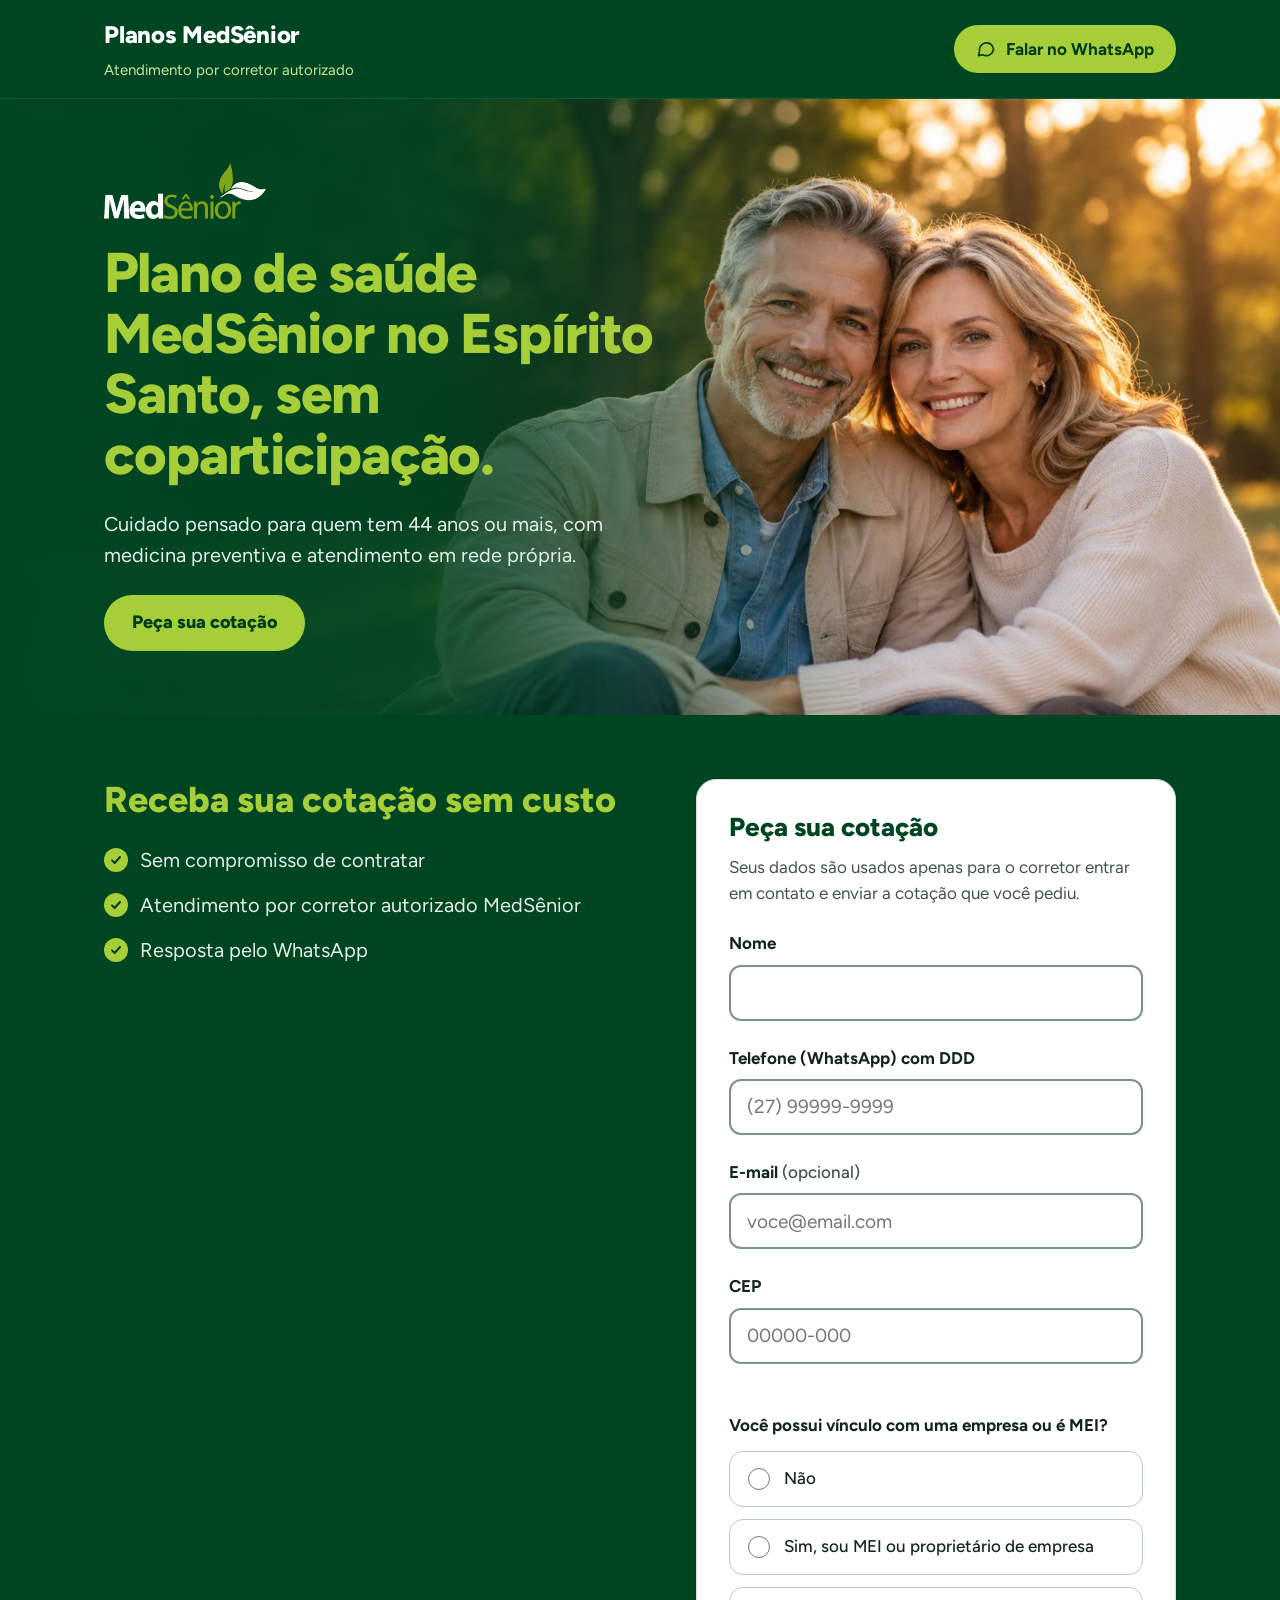
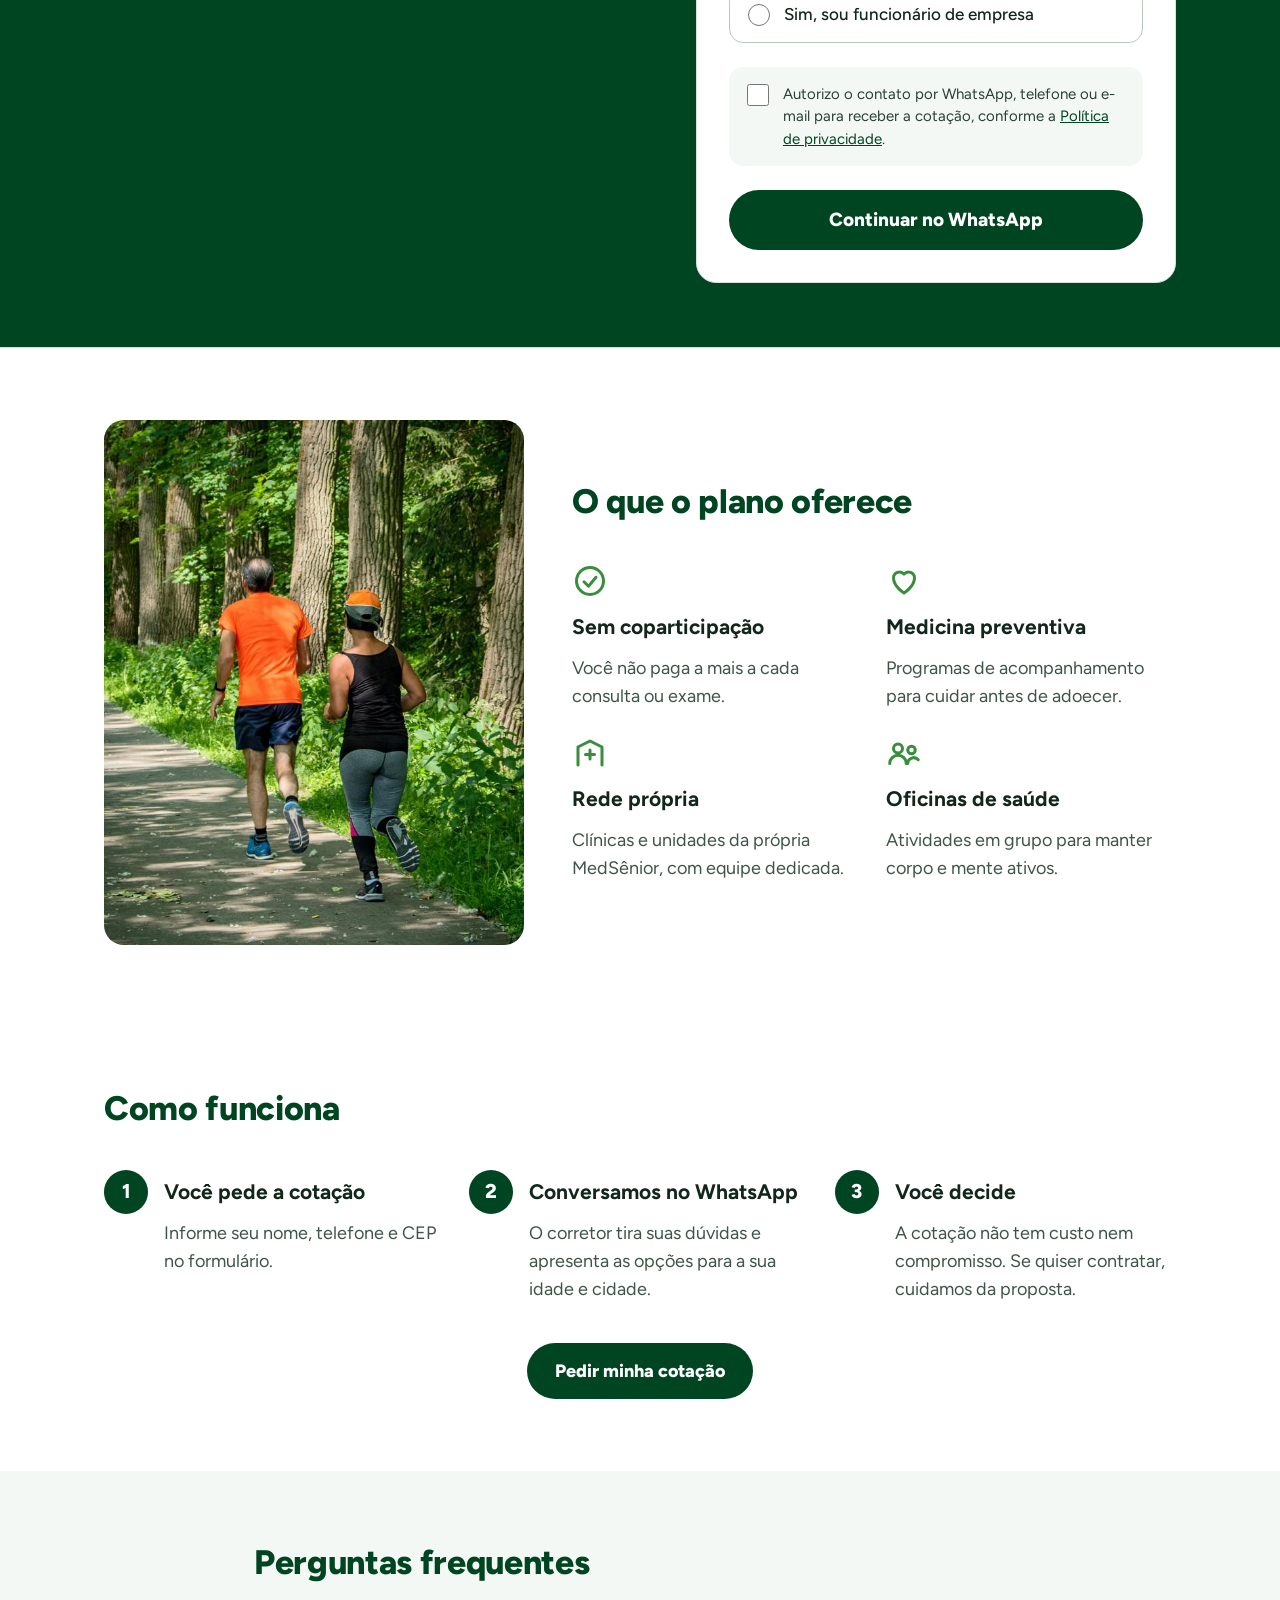
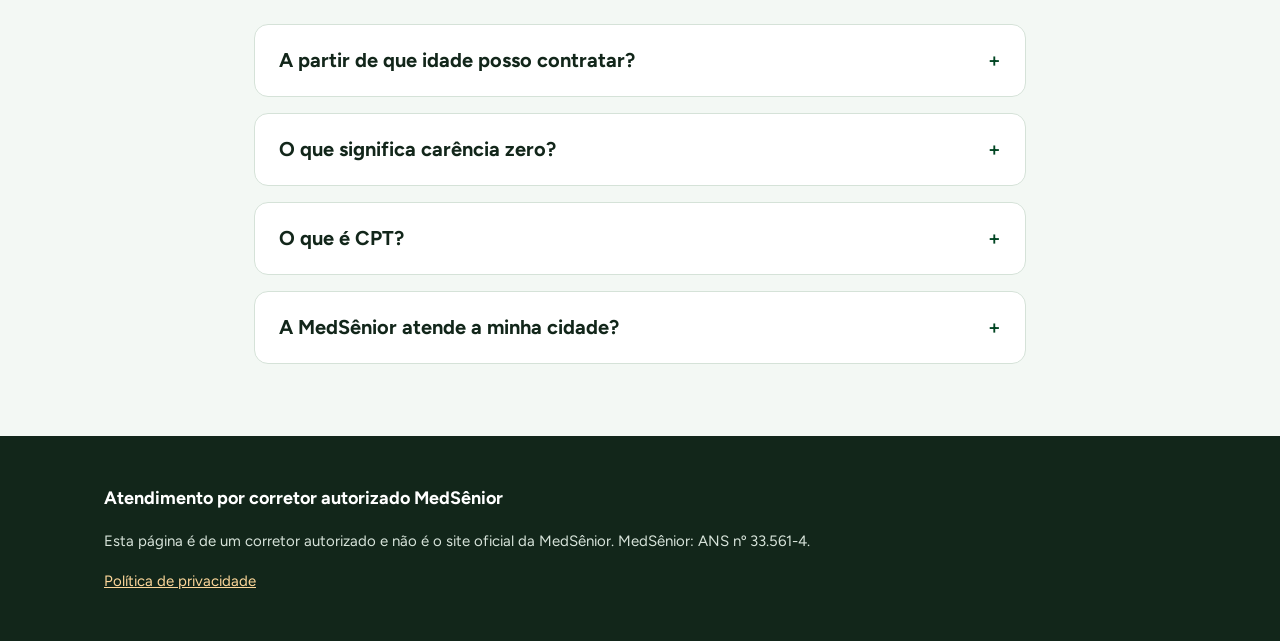
<file: index.html>
<!doctype html>
<html lang="pt-BR">
<head>
<meta charset="utf-8">
<meta name="viewport" content="width=device-width, initial-scale=1">
<title>Plano de saúde MedSênior | Cotação com corretor autorizado</title>
<meta name="description" content="Cotação de planos MedSênior com corretor autorizado. Sem coparticipação, com medicina preventiva e rede própria.">
<meta name="theme-color" content="#004522">

<!-- Prévia do link no WhatsApp e nas redes. Os robôs não executam JavaScript, então estes
     textos são fixos: ao trocar de corretor ou de domínio, atualize aqui também.
     O WhatsApp exige endereço completo (https://...) em og:image. -->
<meta property="og:type" content="website">
<meta property="og:locale" content="pt_BR">
<meta property="og:site_name" content="Planos MedSênior · Corretor autorizado">
<meta property="og:title" content="Plano de saúde MedSênior | Peça sua cotação">
<meta property="og:description" content="Sem coparticipação, com medicina preventiva e rede própria. Peça sua cotação com um corretor autorizado.">
<meta property="og:url" content="https://landing-starlife-medsenior.netlify.app/">
<meta property="og:image" content="https://landing-starlife-medsenior.netlify.app/assets/og-medsenior.jpg">
<meta property="og:image:type" content="image/jpeg">
<meta property="og:image:width" content="1200">
<meta property="og:image:height" content="630">
<meta property="og:image:alt" content="Logo da MedSênior e o convite para pedir cotação com corretor autorizado">
<meta name="twitter:card" content="summary_large_image">
<link rel="preconnect" href="https://fonts.googleapis.com">
<link rel="preconnect" href="https://fonts.gstatic.com" crossorigin>
<link rel="stylesheet" href="https://fonts.googleapis.com/css2?family=Figtree:wght@400;500;600;700;800&display=swap">
<link rel="stylesheet" href="styles.css">
</head>
<body>

<header class="topo">
  <div class="container topo__linha">
    <div class="marca">
      <span class="marca__nome" data-corretor-nome>Planos MedSênior</span>
      <span class="marca__sub" data-corretor-titulo>Atendimento por corretor autorizado</span>
    </div>
    <a class="botao botao--lima" href="#cotacao" data-origem="topo">
      <svg width="20" height="20" viewBox="0 0 24 24" fill="none" stroke="currentColor" stroke-width="2" stroke-linecap="round" stroke-linejoin="round" aria-hidden="true"><path d="M21 11.5a8.5 8.5 0 0 1-12.6 7.4L3 20l1.2-5.1A8.5 8.5 0 1 1 21 11.5z"/></svg>
      Falar no WhatsApp
    </a>
  </div>
</header>

<main>

<section class="banner" data-hero>
  <div class="container">
    <div class="banner__texto">
      <img class="hero__operadora" data-logo-operadora src="assets/logo-medsenior-claro.png" alt="MedSênior" width="560" height="194">
      <p class="selo" data-campanha hidden>Carência zero* para contratos assinados até <span data-campanha-fim>31/10/2026</span></p>
      <h1>Plano de saúde MedSênior<span data-uf-titulo></span>, sem coparticipação.</h1>
      <p class="hero__sub">Cuidado pensado para quem tem 44 anos ou mais, com medicina preventiva e atendimento em rede própria.</p>
      <a class="botao botao--lima" href="#cotacao" data-origem="banner">Peça sua cotação</a>
    </div>
  </div>
</section>

<section class="hero">
  <div class="container hero__linha">
    <div class="hero__texto">
      <h2 class="hero__titulo">Receba sua cotação sem custo</h2>
      <ul class="vantagens">
        <li>Sem compromisso de contratar</li>
        <li>Atendimento por corretor autorizado MedSênior</li>
        <li>Resposta pelo WhatsApp</li>
      </ul>
      <div class="preco" data-preco hidden>
        <span class="preco__rotulo">Planos a partir de</span>
        <span class="preco__valor"><span data-preco-valor></span><small> /mês**</small></span>
        <span class="preco__ref" data-preco-ref></span>
      </div>
    </div>

    <div class="cartao" id="cotacao">
      <form id="form-lead" novalidate>
        <h2>Peça sua cotação</h2>
        <p class="cartao__sub">Seus dados são usados apenas para o corretor entrar em contato e enviar a cotação que você pediu.</p>

        <div class="campo">
          <label for="lead-nome">Nome</label>
          <input id="lead-nome" name="nome" type="text" autocomplete="name" required>
        </div>

        <div class="campo">
          <label for="lead-fone">Telefone (WhatsApp) com DDD</label>
          <input id="lead-fone" name="telefone" type="tel" inputmode="numeric" autocomplete="tel" placeholder="(27) 99999-9999" required>
        </div>

        <div class="campo">
          <label for="lead-email">E-mail <span class="opcional">(opcional)</span></label>
          <input id="lead-email" name="email" type="email" inputmode="email" autocomplete="email" placeholder="voce@email.com">
        </div>

        <div class="campo">
          <label for="lead-cep">CEP</label>
          <input id="lead-cep" name="cep" type="text" inputmode="numeric" autocomplete="postal-code" placeholder="00000-000" required aria-describedby="cep-local">
          <span class="campo__ajuda" id="cep-local" aria-live="polite"></span>
        </div>

        <fieldset class="campo" id="lead-vinculo">
          <legend>Você possui vínculo com uma empresa ou é MEI?</legend>
          <div class="opcoes">
            <label class="opcao"><input type="radio" name="vinculo" value="Não"> Não</label>
            <label class="opcao"><input type="radio" name="vinculo" value="Sim, MEI ou proprietário de empresa"> Sim, sou MEI ou proprietário de empresa</label>
            <label class="opcao"><input type="radio" name="vinculo" value="Sim, funcionário de empresa"> Sim, sou funcionário de empresa</label>
          </div>
        </fieldset>

        <!-- Campo isca para robôs: pessoas não veem nem preenchem. -->
        <div class="isca" aria-hidden="true">
          <label for="lead-site">Não preencha este campo</label>
          <input id="lead-site" name="site" type="text" tabindex="-1" autocomplete="off">
        </div>

        <label class="aceite" for="lead-aceite">
          <input id="lead-aceite" name="aceite" type="checkbox" value="sim">
          <span>Autorizo o contato por WhatsApp, telefone ou e-mail para receber a cotação, conforme a <a href="privacidade.html">Política de privacidade</a>.</span>
        </label>

        <p class="erro" id="form-erro" role="alert" hidden></p>

        <button class="botao botao--escuro botao--cheio" type="submit">Continuar no WhatsApp</button>
      </form>

      <div id="form-sucesso" hidden>
        <svg width="48" height="48" viewBox="0 0 24 24" fill="none" stroke="#004522" stroke-width="2" stroke-linecap="round" stroke-linejoin="round" aria-hidden="true"><circle cx="12" cy="12" r="10"/><path d="M8 12.5l3 3 5-6"/></svg>
        <h2 tabindex="-1" id="sucesso-titulo">Recebemos seus dados<span data-primeiro-nome></span>.</h2>
        <p>O WhatsApp abre em seguida com a mensagem pronta. Se não abrir, toque no botão abaixo.</p>
        <a class="botao botao--escuro" id="link-whatsapp" href="#" target="_blank" rel="noopener">Abrir o WhatsApp</a>
        <button class="link" type="button" id="corrigir">Corrigir meus dados</button>
      </div>
    </div>
  </div>
</section>

<section class="secao" data-quem hidden>
  <div class="container quem">
    <img class="quem__foto" data-quem-foto alt="" width="200" height="200" hidden>
    <div class="quem__texto">
      <h2>Quem atende você</h2>
      <div class="quem__paragrafos" data-quem-texto></div>
      <a class="botao botao--escuro" href="#cotacao" data-origem="quem-atende"><span data-quem-botao>Pedir minha cotação</span></a>
    </div>
  </div>
</section>

<section class="secao secao--borda">
  <div class="container com-foto">
    <img class="foto-secao" src="assets/foto-trilha.jpg" alt="Casal correndo em uma trilha arborizada" width="640" height="800" loading="lazy">
    <div class="com-foto__texto">
    <h2>O que o plano oferece</h2>
    <div class="diferenciais">
      <div class="diferencial">
        <svg width="36" height="36" viewBox="0 0 24 24" fill="none" stroke="#388E3C" stroke-width="2" stroke-linecap="round" stroke-linejoin="round" aria-hidden="true"><circle cx="12" cy="12" r="9"/><path d="M8 12.5l3 3 5-6"/></svg>
        <h3>Sem coparticipação</h3>
        <p>Você não paga a mais a cada consulta ou exame.</p>
      </div>
      <div class="diferencial">
        <svg width="36" height="36" viewBox="0 0 24 24" fill="none" stroke="#388E3C" stroke-width="2" stroke-linecap="round" stroke-linejoin="round" aria-hidden="true"><path d="M12 20s-7-4.4-7-10a4 4 0 0 1 7-2.6A4 4 0 0 1 19 10c0 5.600-7 10-7 10z"/></svg>
        <h3>Medicina preventiva</h3>
        <p>Programas de acompanhamento para cuidar antes de adoecer.</p>
      </div>
      <div class="diferencial">
        <svg width="36" height="36" viewBox="0 0 24 24" fill="none" stroke="#388E3C" stroke-width="2" stroke-linecap="round" stroke-linejoin="round" aria-hidden="true"><path d="M4 20V8l8-4 8 4v12"/><path d="M12 10v6M9 13h6"/></svg>
        <h3>Rede própria</h3>
        <p>Clínicas e unidades da própria MedSênior, com equipe dedicada.</p>
      </div>
      <div class="diferencial">
        <svg width="36" height="36" viewBox="0 0 24 24" fill="none" stroke="#388E3C" stroke-width="2" stroke-linecap="round" stroke-linejoin="round" aria-hidden="true"><circle cx="8" cy="9" r="3"/><circle cx="17" cy="10" r="2.500"/><path d="M2.500 19a5.500 5.500 0 0 1 11 0M14.500 19a4 4 0 0 1 7-2.500"/></svg>
        <h3>Oficinas de saúde</h3>
        <p>Atividades em grupo para manter corpo e mente ativos.</p>
      </div>
    </div>
    </div>
  </div>
</section>

<section class="secao secao--verde" data-campanha hidden>
  <div class="container com-foto com-foto--invertido">
    <div class="com-foto__texto">
    <p class="sobretitulo">Condição de outubro</p>
    <h2>Carência zero* para quem contrata até <span data-campanha-fim>31/10/2026</span></h2>
    <div class="publicos">
      <div class="publico">
        <h3>Você já tem outro plano</h3>
        <p>Pessoa física vinda de outra operadora aproveita as carências já cumpridas.</p>
      </div>
      <div class="publico">
        <h3>Empresa com 2 vidas</h3>
        <p>Contratação PME a partir de duas pessoas, com a mesma condição.</p>
      </div>
    </div>
    <a class="botao botao--lima" href="#cotacao" data-origem="campanha">Quero aproveitar</a>
    </div>
    <img class="foto-secao" src="assets/foto-senhora.jpg" alt="Senhora de cabelos grisalhos sorrindo" width="640" height="800" loading="lazy">
  </div>
</section>

<section class="secao">
  <div class="container">
    <h2>Como funciona</h2>
    <ol class="passos">
      <li class="passo">
        <span class="passo__n" aria-hidden="true">1</span>
        <h3>Você pede a cotação</h3>
        <p>Informe seu nome, telefone e CEP no formulário.</p>
      </li>
      <li class="passo">
        <span class="passo__n" aria-hidden="true">2</span>
        <h3>Conversamos no WhatsApp</h3>
        <p>O corretor tira suas dúvidas e apresenta as opções para a sua idade e cidade.</p>
      </li>
      <li class="passo">
        <span class="passo__n" aria-hidden="true">3</span>
        <h3>Você decide</h3>
        <p>A cotação não tem custo nem compromisso. Se quiser contratar, cuidamos da proposta.</p>
      </li>
    </ol>
    <div class="acoes-centro">
      <a class="botao botao--escuro" href="#cotacao" data-origem="como-funciona">Pedir minha cotação</a>
    </div>
  </div>
</section>

<section class="secao secao--suave">
  <div class="container container--estreito">
    <h2>Perguntas frequentes</h2>
    <details>
      <summary>A partir de que idade posso contratar?</summary>
      <p>Os planos MedSênior são para pessoas com 44 anos ou mais.</p>
    </details>
    <details>
      <summary>O que significa carência zero?</summary>
      <p>Você começa a usar o plano sem cumprir os prazos de espera, com exceção da cobertura parcial temporária (CPT), nas condições da campanha vigente.</p>
    </details>
    <details>
      <summary>O que é CPT?</summary>
      <p>É a cobertura parcial temporária: um período em que alguns procedimentos ligados a doenças ou lesões que você já tinha ao contratar ficam sem cobertura. O corretor explica o seu caso na cotação.</p>
    </details>
    <details>
      <summary>A MedSênior atende a minha cidade?</summary>
      <p>A MedSênior está presente em várias regiões do país e segue em expansão. Informe seu CEP no formulário e o corretor confirma o atendimento na sua cidade.</p>
    </details>
  </div>
</section>

</main>

<footer class="rodape">
  <div class="container">
    <p class="rodape__razao" data-corretor-rodape>Atendimento por corretor autorizado MedSênior</p>
    <p>Esta página é de um corretor autorizado e não é o site oficial da MedSênior. MedSênior: ANS nº 33.561-4.</p>
    <p data-campanha hidden>* Carência zero, exceto cobertura parcial temporária (CPT) decorrente de doenças ou lesões preexistentes, para contratos assinados entre 01/10/2026 e 31/10/2026: PME a partir de 2 vidas e pessoa física vinda de outro plano, conforme operadoras aceitas e critérios de elegibilidade. Sujeito às regras comerciais vigentes.</p>
    <p data-preco hidden>** <span data-preco-nota></span> Os preços variam por idade, produto e região.</p>
    <p><a href="privacidade.html">Política de privacidade</a></p>
  </div>
</footer>

<script src="config.js"></script>
<script src="script.js"></script>
</body>
</html>
</file>
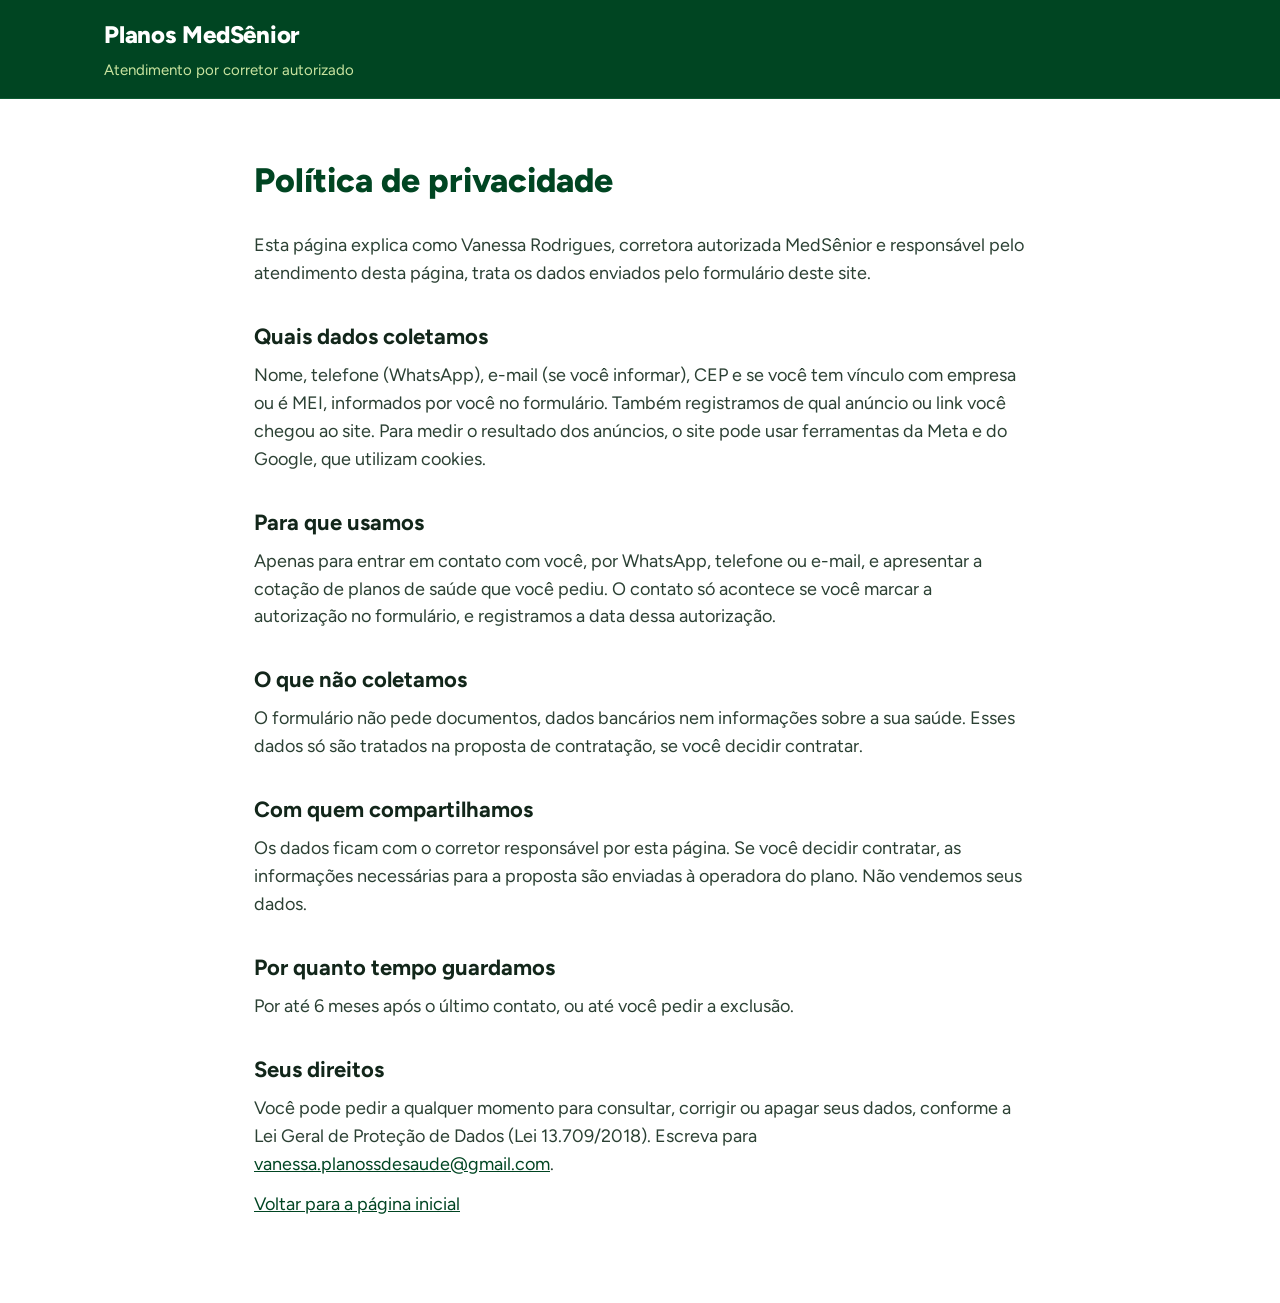
<file: privacidade.html>
<!doctype html>
<html lang="pt-BR">
<head>
<meta charset="utf-8">
<meta name="viewport" content="width=device-width, initial-scale=1">
<title>Política de privacidade | Planos MedSênior</title>
<meta name="robots" content="noindex">
<link rel="stylesheet" href="https://fonts.googleapis.com/css2?family=Figtree:wght@400;500;600;700;800&display=swap">
<link rel="stylesheet" href="styles.css">
</head>
<body>

<header class="topo">
  <div class="container topo__linha">
    <a class="marca" href="index.html" style="text-decoration: none">
      <span class="marca__nome">Planos MedSênior</span>
      <span class="marca__sub">Atendimento por corretor autorizado</span>
    </a>
  </div>
</header>

<!-- RASCUNHO: revisar com a cliente (e, se possível, com um advogado) antes de publicar. -->
<main class="texto">
  <div class="container container--estreito">
    <h1>Política de privacidade</h1>

    <!-- A LGPD exige identificar quem é responsável pelos dados: mantenha aqui o nome do corretor. -->
    <p>Esta página explica como Vanessa Rodrigues, corretora autorizada MedSênior e responsável pelo atendimento desta página, trata os dados enviados pelo formulário deste site.</p>

    <h2>Quais dados coletamos</h2>
    <p>Nome, telefone (WhatsApp), e-mail (se você informar), CEP e se você tem vínculo com empresa ou é MEI, informados por você no formulário. Também registramos de qual anúncio ou link você chegou ao site. Para medir o resultado dos anúncios, o site pode usar ferramentas da Meta e do Google, que utilizam cookies.</p>

    <h2>Para que usamos</h2>
    <p>Apenas para entrar em contato com você, por WhatsApp, telefone ou e-mail, e apresentar a cotação de planos de saúde que você pediu. O contato só acontece se você marcar a autorização no formulário, e registramos a data dessa autorização.</p>

    <h2>O que não coletamos</h2>
    <p>O formulário não pede documentos, dados bancários nem informações sobre a sua saúde. Esses dados só são tratados na proposta de contratação, se você decidir contratar.</p>

    <h2>Com quem compartilhamos</h2>
    <p>Os dados ficam com o corretor responsável por esta página. Se você decidir contratar, as informações necessárias para a proposta são enviadas à operadora do plano. Não vendemos seus dados.</p>

    <h2>Por quanto tempo guardamos</h2>
    <p>Por até 6 meses após o último contato, ou até você pedir a exclusão.</p>

    <h2>Seus direitos</h2>
    <p>Você pode pedir a qualquer momento para consultar, corrigir ou apagar seus dados, conforme a Lei Geral de Proteção de Dados (Lei 13.709/2018). Escreva para <a href="mailto:vanessa.planossdesaude@gmail.com">vanessa.planossdesaude@gmail.com</a>.</p>

    <p><a href="index.html">Voltar para a página inicial</a></p>
  </div>
</main>

</body>
</html>
</file>
<file: styles.css>
:root {
  --verde-escuro: #004522;
  --verde: #388E3C;
  --bege: #FDD79A;
  --verde-claro: #A6CE39;
  --tinta: #12261A;
  --tinta-suave: #3F5447;
  --tinta-media: #2B4033;
  --fundo-suave: #F3F8F4;
  --linha: #D5E2D8;
  --borda-campo: #7C9483;
}

*, *::before, *::after { box-sizing: border-box; }

html { scroll-behavior: smooth; }

body {
  margin: 0;
  font-family: 'Figtree', system-ui, sans-serif;
  font-size: 18px;
  line-height: 1.55;
  color: var(--tinta);
  background: #fff;
}

[hidden] { display: none !important; }

h1, h2, h3, p { margin: 0; }

a { color: var(--verde-escuro); }
a:hover { color: #0B6B37; }

:focus-visible { outline: 3px solid #E0A93B; outline-offset: 2px; }

.container { max-width: 1120px; margin: 0 auto; padding: 0 24px; }
.container--estreito { max-width: 820px; }

/* Botões */
.botao {
  display: inline-flex; align-items: center; justify-content: center; gap: 10px;
  min-height: 56px; padding: 0 28px;
  border: 0; border-radius: 999px;
  font: inherit; font-weight: 800; text-decoration: none; cursor: pointer;
}
.botao--escuro { background: var(--verde-escuro); color: #fff; }
.botao--escuro:hover { background: #0B5A30; color: #fff; }
.botao--claro { background: var(--bege); color: #3A2A05; }
.botao--claro:hover { background: #FFE3B5; color: #3A2A05; }
.botao--lima { background: var(--verde-claro); color: #003A1D; }
.botao--lima:hover { background: #B9DD55; color: #003A1D; }
.botao--cheio { width: 100%; min-height: 60px; font-size: 19px; }
.link {
  padding: 12px 0; border: 0; background: none; cursor: pointer;
  font: inherit; font-size: 16px; font-weight: 600;
  color: var(--verde-escuro); text-decoration: underline;
}

/* Topo */
.topo { background: var(--verde-escuro); border-bottom: 1px solid #0E5A33; }
.topo__linha {
  display: flex; flex-wrap: wrap; gap: 16px;
  align-items: center; justify-content: space-between;
  padding-top: 16px; padding-bottom: 16px;
}
.topo .botao { min-height: 48px; padding: 0 22px; font-size: 17px; font-weight: 700; }
.marca { display: flex; flex-direction: column; gap: 6px; }
.marca__logo { display: block; height: 50px; width: auto; align-self: flex-start; }
.marca__nome { font-size: 24px; font-weight: 800; color: #fff; letter-spacing: -0.01em; text-decoration: none; }
.marca__sub { font-size: 15px; color: #C9E4A0; }

/* Hero */
.hero { background: var(--verde-escuro); color: #E4EFE7; }
.banner { background: var(--verde-escuro); color: #E4EFE7; }
.banner .container { min-height: 520px; display: flex; align-items: center; padding-top: 64px; padding-bottom: 64px; }
.banner__texto { max-width: 560px; display: flex; flex-direction: column; gap: 24px; align-items: flex-start; }
.banner h1 {
  font-size: clamp(34px, 5vw, 56px); line-height: 1.08; font-weight: 800;
  color: var(--verde-claro); letter-spacing: -0.02em;
}
.banner--foto {
  background:
    linear-gradient(90deg, #004522 0%, rgba(0, 69, 34, 0.92) 32%, rgba(0, 69, 34, 0.35) 55%, rgba(0, 69, 34, 0) 70%),
    var(--foto-topo) right center / cover no-repeat,
    var(--verde-escuro);
}
.hero__titulo { font-size: clamp(28px, 4vw, 36px); line-height: 1.15; font-weight: 800; color: var(--verde-claro); }
.vantagens { list-style: none; margin: 0; padding: 0; display: flex; flex-direction: column; gap: 14px; font-size: 20px; }
.vantagens li { display: flex; gap: 12px; align-items: flex-start; }
.vantagens li::before {
  content: ''; flex: none; width: 24px; height: 24px; margin-top: 3px; border-radius: 50%;
  background: var(--verde-claro) url("data:image/svg+xml,%3Csvg xmlns='http://www.w3.org/2000/svg' viewBox='0 0 24 24' fill='none' stroke='%23003A1D' stroke-width='3' stroke-linecap='round' stroke-linejoin='round'%3E%3Cpath d='M6 12.5l4 4 8-9'/%3E%3C/svg%3E") center / 16px no-repeat;
}
.hero__linha {
  display: flex; flex-wrap: wrap; gap: 48px; align-items: flex-start;
  padding-top: 64px; padding-bottom: 64px;
}
.hero__texto { flex: 1 1 440px; min-width: 0; display: flex; flex-direction: column; gap: 24px; align-items: flex-start; }
.hero h1 {
  font-size: clamp(34px, 5vw, 56px); line-height: 1.08; font-weight: 800;
  color: var(--verde-claro); letter-spacing: -0.02em;
}
.hero__operadora { display: block; height: 56px; width: auto; }
.hero__sub { font-size: 20px; color: #E4EFE7; max-width: 520px; }
.selo {
  padding: 8px 16px; border-radius: 999px;
  background: var(--bege); color: #3A2A05; font-weight: 700; font-size: 16px;
}
.preco {
  display: flex; flex-direction: column; gap: 4px;
  padding: 20px 24px; border-radius: 16px; background: #fff; color: var(--tinta); border: 1px solid var(--linha);
}
.preco__rotulo, .preco__ref { font-size: 15px; color: var(--tinta-suave); }
.preco__valor { font-size: 36px; font-weight: 800; color: var(--verde-escuro); line-height: 1.1; }
.preco__valor small { font-size: 18px; font-weight: 600; }

/* Cartão do formulário */
.cartao {
  flex: 1 1 380px; min-width: 0; max-width: 480px;
  background: #fff; color: var(--tinta); border: 1px solid var(--linha); border-radius: 20px; padding: 32px;
  scroll-margin-top: 16px;
}
.cartao form, #form-sucesso { display: flex; flex-direction: column; gap: 24px; }
#form-sucesso { align-items: flex-start; gap: 16px; }
.cartao h2 { font-size: 26px; font-weight: 800; color: var(--verde-escuro); line-height: 1.2; }
.cartao__sub { font-size: 17px; color: var(--tinta-suave); margin-top: -14px; }
.campo { display: flex; flex-direction: column; gap: 8px; margin: 0; padding: 0; border: 0; min-width: 0; }
.campo label, .campo legend { font-weight: 700; font-size: 17px; padding: 0; }
.campo legend { margin-bottom: 14px; line-height: 1.35; }
.campo input {
  width: 100%; height: 56px; padding: 0 16px;
  border: 2px solid var(--borda-campo); border-radius: 12px;
  font: inherit; font-size: 19px; color: var(--tinta); background: #fff;
}
.campo input[aria-invalid="true"] { border-color: #B3261E; }
.opcional { font-weight: 500; color: var(--tinta-suave); }
.campo__ajuda { font-size: 15px; color: var(--tinta-suave); min-height: 1.2em; }
.opcoes { display: flex; flex-direction: column; gap: 12px; }
.campo .opcao {
  display: flex; align-items: center; gap: 14px; min-height: 56px; padding: 12px 18px;
  border: 1.5px solid #B9C9BD; border-radius: 14px; cursor: pointer; background: #fff;
  transition: border-color .15s, background-color .15s;
  font-weight: 500 !important; font-size: 17px; line-height: 1.3;
}
.opcao input { width: 22px; height: 22px; margin: 0; flex: none; accent-color: var(--verde-escuro); }
.campo .opcao:hover { border-color: var(--borda-campo); }
.campo .opcao:has(input:checked) { border: 2px solid var(--verde-escuro); padding: 11.5px 17.5px; background: #EEF6EF; font-weight: 600 !important; }
.opcao input[aria-invalid="true"] { outline: 2px solid #B3261E; outline-offset: 2px; }
.isca { position: absolute; left: -9999px; width: 1px; height: 1px; overflow: hidden; }
.erro {
  padding: 12px 16px; border-radius: 12px;
  background: #FDECEA; color: #8A1C12; font-size: 16px; font-weight: 600;
}
.consentimento { font-size: 14px; color: var(--tinta-suave); }
.aceite {
  display: flex; gap: 14px; align-items: flex-start; font-size: 15px; line-height: 1.5; color: var(--tinta-media); cursor: pointer;
  padding: 16px 18px; border-radius: 14px; background: var(--fundo-suave);
}
.aceite input { width: 22px; height: 22px; margin: 1px 0 0; flex: none; accent-color: var(--verde-escuro); }
.aceite input[aria-invalid="true"] { outline: 2px solid #B3261E; outline-offset: 2px; }

/* Seções */
.secao { padding: 72px 0; }
.secao--suave { background: var(--fundo-suave); }
.secao--verde { background: var(--verde-escuro); color: #fff; }
.secao h2 {
  font-size: clamp(28px, 4vw, 34px); line-height: 1.2; font-weight: 800;
  color: var(--verde-escuro); letter-spacing: -0.01em; margin-bottom: 40px;
}
.secao--verde h2 { color: var(--verde-claro); margin-bottom: 32px; }
.sobretitulo {
  font-size: 16px; font-weight: 700; color: var(--bege);
  letter-spacing: 0.06em; text-transform: uppercase; margin-bottom: 12px;
}

.diferenciais { display: flex; flex-wrap: wrap; gap: 24px; }
.diferencial { flex: 1 1 220px; display: flex; flex-direction: column; gap: 12px; }
.diferencial h3 { font-size: 21px; font-weight: 700; }
.diferencial p { color: var(--tinta-suave); }

.publicos { display: flex; flex-wrap: wrap; gap: 24px; margin-bottom: 32px; }
.publico {
  flex: 1 1 300px; padding: 28px; border: 1px solid #2F6B49; border-radius: 16px;
  display: flex; flex-direction: column; gap: 8px;
}
.publico h3 { font-size: 22px; font-weight: 700; color: var(--verde-claro); }
.publico p { color: #E4EFE7; }

.passos { list-style: none; margin: 0 0 40px; padding: 0; display: flex; flex-wrap: wrap; gap: 24px; }
.passo {
  flex: 1 1 260px;
  display: grid; grid-template-columns: 44px minmax(0, 1fr);
  column-gap: 16px; row-gap: 6px; align-items: center; align-content: start;
}
.passo__n {
  grid-row: 1; grid-column: 1;
  width: 44px; height: 44px; border-radius: 50%;
  display: flex; align-items: center; justify-content: center;
  background: var(--verde-escuro); color: #fff; font-weight: 800; font-size: 20px;
}
.passo h3 { grid-row: 1; grid-column: 2; font-size: 21px; font-weight: 700; line-height: 1.25; }
.passo p { grid-row: 2; grid-column: 2; color: var(--tinta-suave); }
.acoes-centro { display: flex; justify-content: center; }

.secao--borda { border-top: 1px solid var(--linha); }
.quem { display: flex; flex-wrap: wrap; gap: 40px; align-items: center; }
.quem__foto { flex: 0 0 200px; width: 200px; height: 200px; border-radius: 50%; object-fit: cover; }
.quem__texto { flex: 1 1 360px; min-width: 0; display: flex; flex-direction: column; gap: 16px; align-items: flex-start; }
.quem__texto h2 { margin-bottom: 0; }
.quem__paragrafos { display: flex; flex-direction: column; gap: 12px; }
.quem__texto p { font-size: 20px; color: var(--tinta-media); }

.com-foto { display: flex; flex-wrap: wrap; gap: 48px; align-items: center; }
.com-foto__texto { flex: 999 1 480px; min-width: 0; }
.foto-secao {
  flex: 1 1 300px; width: 100%; max-width: 420px; height: auto;
  aspect-ratio: 4 / 5; object-fit: cover; border-radius: 20px; display: block;
}

details {
  background: #fff; border: 1px solid var(--linha); border-radius: 14px;
  padding: 20px 24px; margin-top: 16px;
}
summary {
  display: flex; justify-content: space-between; gap: 16px;
  font-size: 20px; font-weight: 700; cursor: pointer; list-style: none;
}
summary::-webkit-details-marker { display: none; }
summary::after { content: '+'; font-weight: 600; color: var(--verde-escuro); }
details[open] summary::after { content: '−'; }
details p { margin-top: 12px; color: var(--tinta-media); }

/* Rodapé */
.rodape { background: var(--tinta); color: #D7E3DA; padding: 48px 0; font-size: 15px; line-height: 1.6; }
.rodape .container { display: flex; flex-direction: column; gap: 16px; }
.rodape__razao { font-size: 18px; font-weight: 700; color: #fff; }
.rodape a { color: var(--bege); }

/* Página de texto (política de privacidade) */
.texto { padding: 56px 0 72px; }
.texto h1 { font-size: 34px; font-weight: 800; color: var(--verde-escuro); margin-bottom: 24px; }
.texto h2 { font-size: 22px; font-weight: 700; margin: 32px 0 8px; }
.texto p { margin-bottom: 12px; color: var(--tinta-media); }

@media (max-width: 760px) {
  .banner .container { min-height: 0; padding-top: 0; padding-bottom: 40px; display: block; }
  .banner--foto {
    background:
      linear-gradient(180deg, rgba(0, 69, 34, 0) 0, rgba(0, 69, 34, 0) 38vw, #004522 60vw),
      var(--foto-topo) 72% 0 / auto 60vw no-repeat,
      var(--verde-escuro);
  }
  .banner--foto .container { padding-top: 52vw; }
}

@media (max-width: 560px) {
  .hero__linha { padding-top: 40px; padding-bottom: 40px; gap: 32px; }
  .cartao { padding: 24px; max-width: none; }
  .secao { padding: 56px 0; }
  .com-foto { gap: 32px; }
  .foto-secao { max-width: none; aspect-ratio: 4 / 3; }
  .com-foto--invertido .foto-secao { order: -1; }
}

@media (prefers-reduced-motion: reduce) {
  html { scroll-behavior: auto; }
}
</file>
